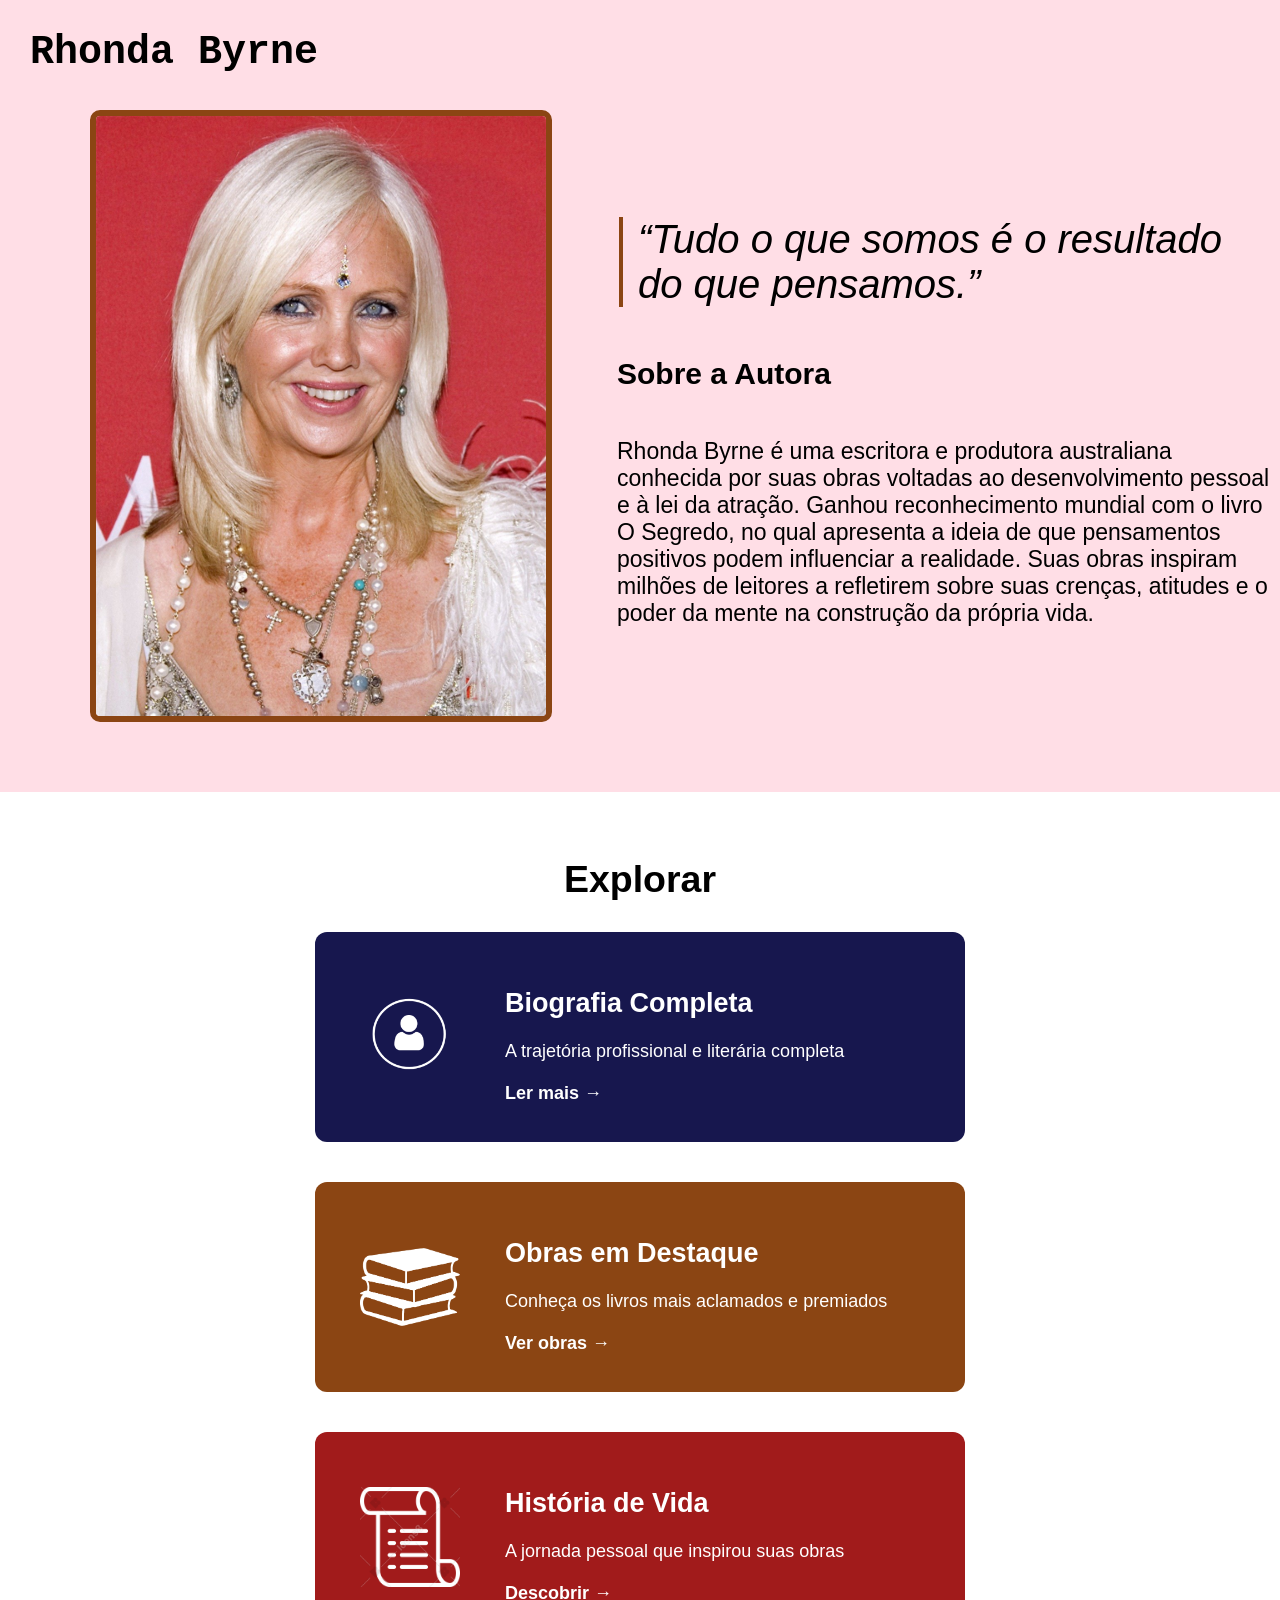
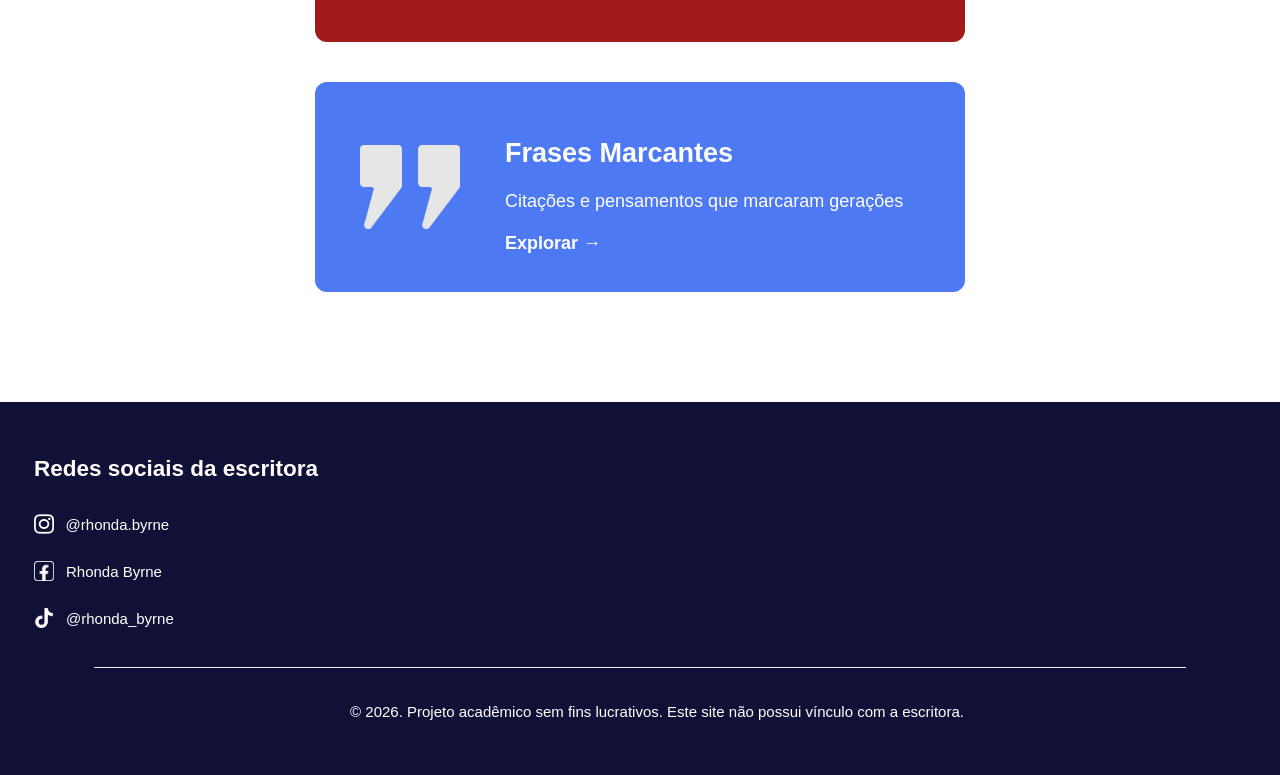
<file: public/index.html>
<!DOCTYPE html>
<html lang="pt-br">

<head>
    <meta charset="UTF-8">
    <meta name="viewport" content="width=device-width, initial-scale=1.0">
    <title>Conheça Rhonda Byrne</title>
    <link rel="stylesheet" href="styles.css">
</head>

<body>
    <a href="index.html" class="titulo">
        <h1 class="inicio">Rhonda Byrne</h1>
    </a>

    <div class="caixa">
        <img src="img/rhonda.jpg" class="foto" height="600px" alt="Escritora">

        <div class="texto">
            <blockquote class="citacao">
                “Tudo o que somos é o resultado do que pensamos.”
            </blockquote>

            <h2 class="sobre">Sobre a Autora</h2>

            <p>
                Rhonda Byrne é uma escritora e produtora australiana conhecida por suas obras voltadas ao
                desenvolvimento pessoal e à lei da atração. Ganhou reconhecimento mundial com o livro O Segredo, no qual
                apresenta a ideia de que pensamentos positivos podem influenciar a realidade. Suas obras inspiram
                milhões de leitores a refletirem sobre suas crenças, atitudes e o poder da mente na construção da
                própria vida.
            </p>
        </div>
    </div>

    <section class="explore">
        <h1>Explorar</h1>
        <div class="botoes" id="botoes-container"></div>
    </section>

    <footer>
        <h2>Redes sociais da escritora</h2>
        <div class="insta">
            <img src="img/instagram.png" height="20px">
            <p><a href="https://www.instagram.com/rhonda.byrne/" target="_blank" class="insta">@rhonda.byrne</a></p>
        </div>
        <div class="face">
            <img src="img/facebook.png" height="20px">
            <p><a href="https://www.facebook.com/thesecretrhondabyrne/about/" target="_blank" class="face">Rhonda
                    Byrne</a></p>
        </div>
        <div class="tik">
            <img src="img/tiktok.png" height="20px">
            <p><a href="https://www.tiktok.com/@rhonda_byrne" target="_blank" class="tik">@rhonda_byrne</a></p>
        </div>
        <hr>
        <p class="direitos">© 2026. Projeto acadêmico sem fins lucrativos. Este site não possui vínculo com a escritora.
        </p>
    </footer>

    <script src="script.js" defer></script>
</body>

</html>
</file>
<file: public/styles.css>
body {
    background-color: rgb(255, 222, 230);
    margin: 0;
    font-family: Arial, sans-serif;
}

.inicio {
    font-family: 'Courier New', Courier, monospace;
    font-size: 40px;
    margin: 30px;
    margin-left: 30px;
}

.titulo {
    text-decoration: none;
    color: black;
}

/*Imagem*/
.foto {
    margin-top: 5px;
    margin-left: 90px;
    border: #8b4513 solid 6px;
    border-radius: 10px;
}

.caixa {
    display: flex;
    align-items: center;
    gap: 30px;
}

/*citação*/
.citacao {
    border-left: 4px solid #8B4513;
    padding-left: 15px;
    font-style: italic;
    font-size: 40px;
    margin-left: 2px;
}

/*texto introdutório*/
.sobre {
    margin-top: 10px;
    display: flex;
    flex-direction: column;
    font-size: 30px;
}

.texto {
    display: flex;
    flex-direction: column;
    padding-left: 35px;
    font-size: 23px;
    max-width: 700px;
}

/*faixa para os botões*/
.explore {
    text-align: center;
    background: white;
    padding-bottom: 70px;
    padding-top: 35px;
    margin-top: 70px;
    font-size: 25px;
}

/*botões*/
.botoes {
    justify-content: center;
    gap: 40px;
}

.botao {
    width: 650px;
    height: 210px;
    color: white;
    border-radius: 12px;

    display: flex;
    align-items: center;

    cursor: pointer;

    transition: transform 0.3s ease;

    text-decoration: none;

    margin: 0 auto;
    margin-bottom: 40px;

}

.botao:hover {
    transform: scale(1.1);
}

.texts {
    font-size: 18px;
    text-align: left;
    padding-top: 13px;
}

.icone {
    width: 100px;
    margin: 45px;
}

/*Rodapé do site*/
footer {
  background: rgb(17, 17, 56);
  padding-bottom: 40px;
  padding-top: 35px;
  font-size: 15px;
  color: white;
  padding-left: 34px;
}

.insta {
  display: flex;
  align-items: center;
  gap: 12px;
  text-decoration: none;
  color: white;
}

.face {
  display: flex;
  align-items: center;
  gap: 12px;
  text-decoration: none;
  color: white;
}

.tik {
  display: flex;
  align-items: center;
  gap: 12px;
  text-decoration: none;
  color: white;
}

hr {
  margin-right: 94px;
  margin-left: 60px;
  margin-top: 25px;
  border-top: 1px;
  color: rgb(117, 117, 141);
}

.direitos {
  text-align: center;
  padding-top: 20px;
}

.obras {
    background-color: #8B4513;
    font-size: 10px;
}

.biografia {
    background-color: rgb(23, 23, 78);
}

.historia {
    background-color: rgb(161, 27, 27);
}

.frases {
    background-color: rgb(77, 121, 243);
}

/*Rodapé*/
footer {
    background: rgb(17, 17, 56);
    padding-bottom: 40px;
    padding-top: 35px;
    font-size: 15px;
    color: white;
    padding-left: 34px;
}

.dados {
    display: flex;
    align-items: flex-start;
    gap: 20px;
}

.dados img {
    max-width: 200px;
}

.nome {
    color: white;
}

hr {
    margin-right: 94px;
    margin-left: 60px;
    margin-top: 25px;
    border-top: 1px;
    color: rgb(117, 117, 141);
}

.direitos {
    text-align: center;
    padding-top: 20px;
}



/* Biografia Completa */
.margin {
    margin: 0px;
    margin-bottom: 60px;
}

.bio {
    text-align: center;
    font-size: 23px;
}

.txt {
    margin-left: 250px;
    margin-right: 250px;
    padding-left: 15px;
    font-size: 20px;
}

.iv {
    border-left: 4px solid #9c531e;
}

.momento {
    border-left: 4px solid #ff4545;
}

.sucesso {
    border-left: 4px solid #d6da1e;
}

.ob {
    border-left: 4px solid #177714;
}

.impacto {
    border-left: 4px solid #3538ff;
}

.criticas {
    border-left: 4px solid #912682;
}

.pagina2 {
    font-size: 32px;
}


/* Obras em destaque*/
.od {
    text-align: center;
    padding-bottom: 20px;
    font-size: 23px;
}

.secret {
    display: flex;
    align-items: center;
    gap: 15px;
}

.segredo {
    display: flex;
    flex-direction: column;
}

.margem {
    margin: 0px;
    padding-bottom: 150px;
}

.opoder {
    display: flex;
    align-items: center;
    gap: 15px;
    padding-top: 10px;
}

.poder {
    display: flex;
    flex-direction: column;
}

.amagia {
    display: flex;
    align-items: center;
    gap: 15px;
    padding-top: 10px;
}

.magia {
    display: flex;
    flex-direction: column;
}

.hero {
    display: flex;
    align-items: center;
    gap: 15px;
    padding-top: 10px;
    margin-bottom: 80px;
}

.heroi {
    display: flex;
    flex-direction: column;
}

.bordas {
    margin-left: 70px;
    margin-right: 70px;
    font-size: 25px;
}

/*Vida atual*/
.his {
    text-align: center;
    padding-top: 15px;
    font-size: 23px;
}

.bloco {
    font-size: 20px;
    margin: 0 auto;
    margin-bottom: 60px;
    padding: 10px;
    padding-left: 20px;
    padding-right: 20px;
    width: 800px;
    border-radius: 12px;
}

.oi {
    background-color: rgb(255, 241, 241);
}

.dt {
    background-color: rgb(222, 169, 247);
}

.ce {
    background-color: rgb(200, 230, 255);
}

.vai {
    background-color: rgb(255, 157, 157);
}

/*Frases marcantes*/
.fm {
    text-align: center;
    font-size: 23px;
}

.frase {
    margin-left: 230px;
    text-align: left;
}

.secao {
    margin-top: 40px;
}

.cards {
    display: flex;
    justify-content: center;
    margin-top: 20px;
    gap: 30px;
    font-size: 20px;
}

.card {
    width: 400px;
    padding: 20px;
    background-color: #ffffff;
    border: black 1px solid;
    border-radius: 12px;
    margin-bottom: 40px;
}

.vazio {
    margin-bottom: 50px;
}

/*Media Queries*/
@media (max-width: 768px) {
    .botoes {
        display: flex;
        flex-wrap: wrap;
        justify-content: center;
        gap: 20px;
    }

    .container-carousel {
        width: 500px;
        margin: 0 auto;
    }

    .txt {
        margin: 50px;
        padding-left: 15px;
        font-size: 20px;
    }

    .bordas {
        margin-left: 70px;
        margin-right: 70px;
        font-size: 20px;
    }

    .od {
        text-align: center;
        font-size: 23px;
    }

    .margem {
        margin: 0px;
        padding-bottom: 10px;
    }

    .bloco {
        font-size: 20px;
        margin-right: 70px;
        margin-left: 70px;
        margin-bottom: 60px;
        padding: 10px;
        padding-left: 20px;
        padding-right: 20px;
        width: 530px;
        border-radius: 12px;
    }

    .frase {
        margin-left: 40px;
        text-align: left;
    }

    .cards {
        margin: 40px;
    }
}
</file>
